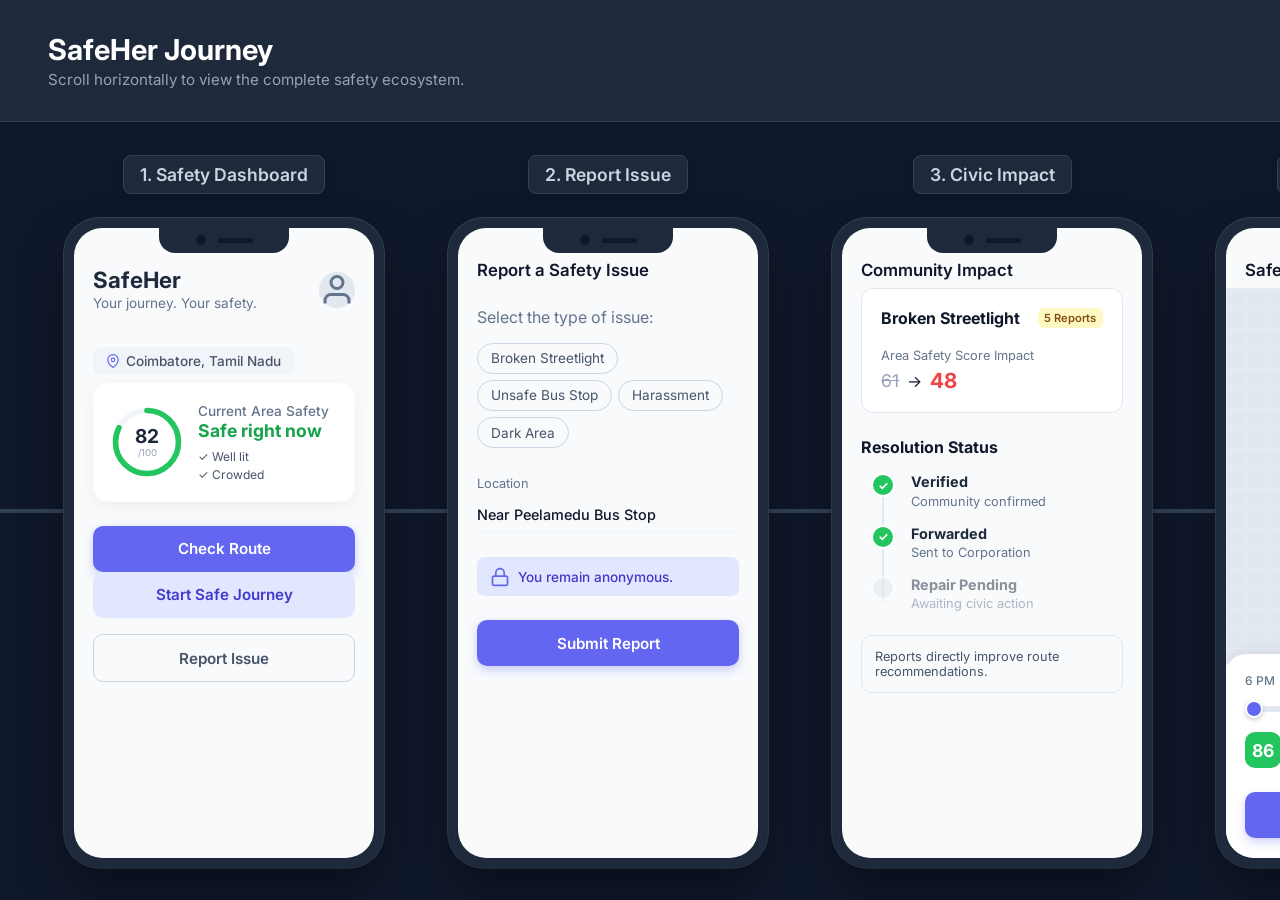
<file: index.html>
<!DOCTYPE html>
<html lang="en">
<head>
    <meta charset="UTF-8">
    <meta name="viewport" content="width=device-width, initial-scale=1.0">
    <title>SafeHer — Intelligent Women's Safety Journey</title>
    <link href="https://fonts.googleapis.com/css2?family=Inter:wght@300;400;500;600;700&display=swap" rel="stylesheet">
    <link rel="stylesheet" href="style.css">
</head>
<body>

    <div class="app-header">
        <h1>SafeHer Journey</h1>
        <p>Scroll horizontally to view the complete safety ecosystem.</p>
    </div>

    <!-- HORIZONTAL SCROLL CONTAINER -->
    <div class="horizontal-scroll-container">
        
        <!-- Connecting Horizontal Line -->
        <div class="horizontal-line"></div>

        <!-- ============================================== -->
        <!-- SCREEN 1: SAFETY DASHBOARD                     -->
        <!-- ============================================== -->
        <div class="phone-wrapper">
            <div class="step-label">1. Safety Dashboard</div>
            <div class="phone-mockup">
                <div class="phone-hardware">
                    <div class="notch"><div class="camera"></div><div class="speaker"></div></div>
                    <div class="phone-screen-container">
                        <div class="header">
                            <div>
                                <h2 class="app-title">SafeHer</h2>
                                <p class="subtitle">Your journey. Your safety.</p>
                            </div>
                            <div class="profile-pic"><svg viewBox="0 0 24 24" fill="none" stroke="currentColor" stroke-width="2"><path d="M20 21v-2a4 4 0 0 0-4-4H8a4 4 0 0 0-4 4v2"></path><circle cx="12" cy="7" r="4"></circle></svg></div>
                        </div>
                        <div class="content-scroll">
                            <div class="location-bar">
                                <svg viewBox="0 0 24 24" fill="none" stroke="currentColor" stroke-width="2"><path d="M21 10c0 7-9 13-9 13s-9-6-9-13a9 9 0 0 1 18 0z"></path><circle cx="12" cy="10" r="3"></circle></svg>
                                <span>Coimbatore, Tamil Nadu</span>
                            </div>
                            <div class="safety-card main-card">
                                <div class="safety-ring-container">
                                    <svg class="safety-ring" viewBox="0 0 100 100">
                                        <circle cx="50" cy="50" r="45" class="bg"></circle>
                                        <circle cx="50" cy="50" r="45" class="progress score-good"></circle>
                                    </svg>
                                    <div class="score-text"><span class="score">82</span><span class="max">/100</span></div>
                                </div>
                                <div class="safety-info">
                                    <h3>Current Area Safety</h3>
                                    <p class="status status-safe">Safe right now</p>
                                    <div class="factors">
                                        <span class="factor">✓ Well lit</span>
                                        <span class="factor">✓ Crowded</span>
                                    </div>
                                </div>
                            </div>
                            <div class="action-buttons mt-4">
                                <button class="btn btn-primary">Check Route</button>
                                <button class="btn btn-secondary">Start Safe Journey</button>
                            </div>
                            <div class="quick-report mt-3">
                                <button class="btn btn-outline w-100">Report Issue</button>
                            </div>
                        </div>
                    </div>
                </div>
            </div>
        </div>

        <!-- ============================================== -->
        <!-- SCREEN 2: COMMUNITY REPORT                     -->
        <!-- ============================================== -->
        <div class="phone-wrapper">
            <div class="step-label">2. Report Issue</div>
            <div class="phone-mockup">
                <div class="phone-hardware">
                    <div class="notch"><div class="camera"></div><div class="speaker"></div></div>
                    <div class="phone-screen-container">
                        <div class="header small">
                            <h3>Report a Safety Issue</h3>
                        </div>
                        <div class="content-scroll">
                            <p class="text-muted mb-3">Select the type of issue:</p>
                            <div class="chips-container" id="report-chips">
                                <div class="chip" onclick="selectChip(this)">Broken Streetlight</div>
                                <div class="chip" onclick="selectChip(this)">Unsafe Bus Stop</div>
                                <div class="chip" onclick="selectChip(this)">Harassment</div>
                                <div class="chip" onclick="selectChip(this)">Dark Area</div>
                            </div>
                            <div class="location-input mt-4">
                                <label class="text-sm text-muted">Location</label>
                                <div class="input-field mt-1">Near Peelamedu Bus Stop</div>
                            </div>
                            <div class="anon-notice mt-4">
                                <svg viewBox="0 0 24 24" width="20" height="20" fill="none" stroke="#6366f1" stroke-width="2"><rect x="3" y="11" width="18" height="11" rx="2" ry="2"></rect><path d="M7 11V7a5 5 0 0 1 10 0v4"></path></svg>
                                <span>You remain anonymous.</span>
                            </div>
                            <button class="btn btn-primary mt-4 w-100" id="btn-submit-report" onclick="submitReport()">Submit Report</button>
                        </div>
                        <!-- Success Overlay (Initially Hidden) -->
                        <div id="report-success" class="overlay hidden align-bottom">
                            <div class="overlay-content bottom-sheet slide-up-anim pb-4">
                                <h3 class="text-success mb-3">✓ Report Added</h3>
                                <div class="pattern-alert mb-4">
                                    <strong>Pattern Detected:</strong> 3 people reported this issue.
                                </div>
                                <div class="timeline mini">
                                    <div class="time-node active"><div class="dot"></div><div class="text">Community Report</div></div>
                                    <div class="time-node active"><div class="dot"></div><div class="text">Pattern Detected</div></div>
                                    <div class="time-node active"><div class="dot"></div><div class="text">Civic Body Notified</div></div>
                                </div>
                            </div>
                        </div>
                    </div>
                </div>
            </div>
        </div>

        <!-- ============================================== -->
        <!-- SCREEN 3: CIVIC IMPACT                         -->
        <!-- ============================================== -->
        <div class="phone-wrapper">
            <div class="step-label">3. Civic Impact</div>
            <div class="phone-mockup">
                <div class="phone-hardware">
                    <div class="notch"><div class="camera"></div><div class="speaker"></div></div>
                    <div class="phone-screen-container">
                        <div class="header small">
                            <h3>Community Impact</h3>
                        </div>
                        <div class="content-scroll pt-0">
                            <div class="impact-card">
                                <div class="flex-between mb-3">
                                    <h4 class="m-0">Broken Streetlight</h4>
                                    <span class="badge warn">5 Reports</span>
                                </div>
                                <div class="score-impact mt-3">
                                    <span class="text-sm text-muted">Area Safety Score Impact</span>
                                    <div class="flex-row align-center mt-1">
                                        <span class="score-old">61</span>
                                        <span class="mx-2">→</span>
                                        <span class="score-new text-danger">48</span>
                                    </div>
                                </div>
                            </div>
                            <h4 class="mt-4 mb-3">Resolution Status</h4>
                            <div class="timeline full mt-3">
                                <div class="time-node done">
                                    <div class="icon">✓</div>
                                    <div class="content"><h5>Verified</h5><p>Community confirmed</p></div>
                                </div>
                                <div class="time-node done">
                                    <div class="icon">✓</div>
                                    <div class="content"><h5>Forwarded</h5><p>Sent to Corporation</p></div>
                                </div>
                                <div class="time-node pending">
                                    <div class="icon"></div>
                                    <div class="content"><h5>Repair Pending</h5><p>Awaiting civic action</p></div>
                                </div>
                            </div>
                            <div class="insight-box mt-4">
                                <p class="text-sm">Reports directly improve route recommendations.</p>
                            </div>
                        </div>
                    </div>
                </div>
            </div>
        </div>

        <!-- ============================================== -->
        <!-- SCREEN 4: TIME-BASED SAFETY MAP                -->
        <!-- ============================================== -->
        <div class="phone-wrapper">
            <div class="step-label">4. Time-Based Map</div>
            <div class="phone-mockup">
                <div class="phone-hardware">
                    <div class="notch"><div class="camera"></div><div class="speaker"></div></div>
                    <div class="phone-screen-container flex-col">
                        <div class="header small">
                            <h3>Safety Around You</h3>
                        </div>
                        <div class="map-container flex-1">
                            <div class="map-bg"></div>
                            <svg class="map-routes" viewBox="0 0 100 100" preserveAspectRatio="none">
                                <path d="M20,90 Q30,60 50,50 T80,10" fill="none" class="route-line" id="map-route-line" stroke-width="4"/>
                                <circle cx="50" cy="50" r="15" class="safety-zone" id="zone-1"/>
                                <circle cx="30" cy="20" r="10" class="safety-zone" id="zone-2"/>
                                <circle cx="70" cy="80" r="12" class="safety-zone" id="zone-3"/>
                            </svg>
                        </div>
                        <div class="bottom-sheet">
                            <div class="time-slider-container">
                                <div class="time-labels"><span>6 PM</span><span>8 PM</span><span>10 PM</span></div>
                                <input type="range" min="0" max="2" value="0" class="time-slider" id="timeSlider">
                            </div>
                            <div class="safety-details" id="time-safety-details">
                                <div class="score-row mt-3">
                                    <div class="score-badge good">86</div>
                                    <div><h4>Busy & Well Lit</h4><p class="text-sm text-muted">Safe right now</p></div>
                                </div>
                            </div>
                            <button class="btn btn-primary mt-4 w-100">Plan Route</button>
                        </div>
                    </div>
                </div>
            </div>
        </div>

        <!-- ============================================== -->
        <!-- SCREEN 5: ROUTE PLANNER                        -->
        <!-- ============================================== -->
        <div class="phone-wrapper">
            <div class="step-label">5. Safe Route Planner</div>
            <div class="phone-mockup">
                <div class="phone-hardware">
                    <div class="notch"><div class="camera"></div><div class="speaker"></div></div>
                    <div class="phone-screen-container">
                        <div class="header small">
                            <h3>Choose a Safer Route</h3>
                        </div>
                        <div class="content-scroll pt-0">
                            <div class="route-inputs">
                                <div class="input-group"><div class="dot start"></div><div class="input-field">Gandhipuram</div></div>
                                <div class="line-connector"></div>
                                <div class="input-group"><div class="dot end"></div><div class="input-field">Peelamedu</div></div>
                            </div>
                            <div class="routes-list mt-3">
                                <div class="route-card" onclick="selectRoute(this)">
                                    <div class="flex-between"><h4>FASTEST</h4><span class="fw-600 text-muted">22 min</span></div>
                                    <span class="badge warn mt-2">Risk: Medium</span>
                                </div>
                                <div class="route-card recommended active" onclick="selectRoute(this)">
                                    <div class="flex-between"><h4>SAFEST <span class="tag">Rec</span></h4><span class="fw-600 text-muted">29 min</span></div>
                                    <div class="mt-2"><span class="badge good">Risk: Low</span> <span class="badge detail">High Crowd</span></div>
                                </div>
                            </div>
                            <button class="btn btn-primary mt-4 w-100">Start Journey</button>
                        </div>
                    </div>
                </div>
            </div>
        </div>

        <!-- ============================================== -->
        <!-- SCREEN 6: SAFETY BUDDY                         -->
        <!-- ============================================== -->
        <div class="phone-wrapper">
            <div class="step-label">6. Buddy Match</div>
            <div class="phone-mockup">
                <div class="phone-hardware">
                    <div class="notch"><div class="camera"></div><div class="speaker"></div></div>
                    <div class="phone-screen-container">
                        <div class="header small">
                            <h3>Travel Together</h3>
                        </div>
                        <div class="content-scroll flex-col center-content">
                            <div id="buddy-search">
                                <div class="radar-animation">
                                    <div class="circle"></div><div class="circle"></div><div class="circle"></div>
                                    <svg viewBox="0 0 24 24" fill="none" stroke="currentColor" stroke-width="2" class="icon"><circle cx="9" cy="7" r="4"></circle><path d="M17 21v-2a4 4 0 0 0-4-4H5a4 4 0 0 0-4 4v2"></path></svg>
                                </div>
                                <p class="mt-3 text-center text-muted">Someone nearby is travelling your way...</p>
                                <button class="btn btn-primary mt-4 w-100" onclick="simulateBuddyMatch()">Find Buddy</button>
                            </div>
                            
                            <div id="buddy-found" class="hidden w-100">
                                <div class="buddy-card slide-up">
                                    <div class="flex-row gap-2 align-center">
                                        <div class="buddy-avatar"></div>
                                        <div>
                                            <h4>Safety Buddy #A27</h4>
                                            <p class="text-sm text-muted">94% Route Match</p>
                                        </div>
                                    </div>
                                    <button class="btn btn-primary mt-4 w-100" onclick="connectBuddy()">Connect Safely</button>
                                </div>
                            </div>

                            <div id="buddy-connected" class="hidden w-100 center-content flex-col">
                                <div class="success-anim">✓</div>
                                <h3 class="text-center mt-3">Buddy Connected</h3>
                                <p class="text-center text-muted mt-1">Shared route enabled.</p>
                            </div>
                        </div>
                    </div>
                </div>
            </div>
        </div>

        <!-- ============================================== -->
        <!-- SCREEN 7: ACTIVE JOURNEY                       -->
        <!-- ============================================== -->
        <div class="phone-wrapper">
            <div class="step-label">7. Active Journey</div>
            <div class="phone-mockup">
                <div class="phone-hardware">
                    <div class="notch"><div class="camera"></div><div class="speaker"></div></div>
                    <div class="phone-screen-container flex-col">
                        <div class="header small">
                            <h3>Journey in Progress</h3>
                        </div>
                        <div class="map-container flex-1">
                            <div class="map-bg"></div>
                            <svg class="map-routes" viewBox="0 0 100 100" preserveAspectRatio="none">
                                <path d="M20,90 Q30,60 50,50 T80,10" fill="none" class="route-line" stroke-width="4"/>
                            </svg>
                            <div class="location-marker moving"><div class="pulse"></div></div>
                        </div>
                        <div class="bottom-sheet p-3">
                            <div class="flex-between border-bottom pb-3">
                                <div><span class="text-sm text-muted">Reach Safe Timer</span><div class="timer mt-1">24:38</div></div>
                                <div class="text-right"><span class="text-sm text-muted">Safety</span><br><span class="badge good mt-1">LOW RISK</span></div>
                            </div>
                            <div class="flex-row gap-2 mt-4">
                                <button class="btn btn-primary flex-1">Reached Safely</button>
                                <button class="btn btn-danger flex-1">Need Help</button>
                            </div>
                        </div>
                    </div>
                </div>
            </div>
        </div>

        <!-- ============================================== -->
        <!-- SCREEN 8: SILENT SOS                           -->
        <!-- ============================================== -->
        <div class="phone-wrapper">
            <div class="step-label">8. Silent SOS</div>
            <div class="phone-mockup">
                <div class="phone-hardware">
                    <div class="notch"><div class="camera"></div><div class="speaker"></div></div>
                    <div class="phone-screen-container bg-dark text-white">
                        <div class="header small dark">
                            <h3>Discreet Safety</h3>
                        </div>
                        <div class="content-scroll flex-col center-content w-100" id="sos-default">
                            <p class="text-sm text-white-50 text-center mb-4">Hold button to prevent accidental clicks.</p>
                            <div class="hold-sos-container">
                                <div class="hold-ring">
                                    <svg viewBox="0 0 100 100">
                                        <circle cx="50" cy="50" r="46" class="bg"></circle>
                                        <circle cx="50" cy="50" r="46" class="progress" id="sos-progress"></circle>
                                    </svg>
                                </div>
                                <button class="btn-hold-sos" id="btn-hold-sos"><span>HOLD FOR SOS</span></button>
                            </div>
                            
                            <div class="divider text-white-50 w-100 mt-5 mb-4"><span>or</span></div>
                            
                            <div class="codeword-section w-100">
                                <h4>Use Voice Codeword</h4>
                                <div class="codeword-box mt-2">
                                    <svg viewBox="0 0 24 24" width="20" height="20" fill="none" stroke="currentColor" stroke-width="2"><path d="M12 1a3 3 0 0 0-3 3v8a3 3 0 0 0 6 0V4a3 3 0 0 0-3-3z"></path></svg>
                                    <span>"Where is my blue bag?"</span>
                                </div>
                            </div>
                        </div>
                    </div>
                </div>
            </div>
        </div>

    </div>

    <!-- Notification Toast -->
    <div id="toast" class="toast hidden">Notification Message</div>

    <script src="script.js"></script>
</body>
</html>
</file>
<file: style.css>
/* ==== RESET & BASE ==== */
* {
    margin: 0;
    padding: 0;
    box-sizing: border-box;
    font-family: 'Inter', sans-serif;
}

body {
    background-color: #0f172a;
    color: #f8fafc;
    height: 100vh;
    display: flex;
    flex-direction: column;
    overflow: hidden;
}

.app-header {
    padding: 2rem 3rem;
    text-align: left;
    background: #1e293b;
    border-bottom: 1px solid #334155;
}
.app-header h1 { font-size: 1.8rem; font-weight: 700; color: white; }
.app-header p { color: #94a3b8; font-size: 0.95rem; margin-top: 0.2rem; }

/* ==== HORIZONTAL LAYOUT ==== */
.horizontal-scroll-container {
    display: flex;
    flex-direction: row;
    align-items: center;
    gap: 4rem;
    padding: 2rem 4rem;
    flex: 1;
    overflow-x: auto;
    overflow-y: hidden;
    position: relative;
    white-space: nowrap;
}

/* Custom Scrollbar for horizontal scrolling */
.horizontal-scroll-container::-webkit-scrollbar { height: 12px; }
.horizontal-scroll-container::-webkit-scrollbar-track { background: #1e293b; }
.horizontal-scroll-container::-webkit-scrollbar-thumb { background: #475569; border-radius: 6px; border: 3px solid #1e293b; }

.horizontal-line {
    position: absolute;
    top: 50%;
    left: 0;
    width: max-content;
    min-width: 100%;
    height: 4px;
    background: #334155;
    z-index: 0;
    transform: translateY(-50%);
}

.phone-wrapper {
    position: relative;
    z-index: 1;
    display: flex;
    flex-direction: column;
    align-items: center;
    flex-shrink: 0;
}

.step-label {
    font-size: 1.1rem;
    font-weight: 600;
    color: #cbd5e1;
    margin-bottom: 1.5rem;
    background: #1e293b;
    padding: 0.5rem 1rem;
    border-radius: 8px;
    border: 1px solid #334155;
    box-shadow: 0 4px 6px rgba(0,0,0,0.1);
}

/* ==== PHONE MOCKUP ==== */
.phone-mockup {
    width: 320px;
    height: 650px;
    background: #1e293b;
    border-radius: 36px;
    padding: 10px;
    box-shadow: 0 25px 50px -12px rgba(0, 0, 0, 0.5), 0 0 0 1px #334155;
    position: relative;
    white-space: normal; /* Reset for internal contents */
}

.phone-hardware {
    width: 100%;
    height: 100%;
    background: #000;
    border-radius: 28px;
    position: relative;
    overflow: hidden;
}

.notch {
    position: absolute;
    top: 0;
    left: 50%;
    transform: translateX(-50%);
    width: 130px;
    height: 25px;
    background: #1e293b;
    border-bottom-left-radius: 16px;
    border-bottom-right-radius: 16px;
    z-index: 100;
    display: flex;
    align-items: center;
    justify-content: center;
    gap: 12px;
}

.camera { width: 10px; height: 10px; border-radius: 50%; background: #0f172a; }
.speaker { width: 35px; height: 5px; border-radius: 3px; background: #0f172a; }

.phone-screen-container {
    width: 100%;
    height: 100%;
    background: #f8fafc;
    position: relative;
    overflow: hidden;
    color: #0f172a;
}

/* Screen Internal Layouts */
.content-scroll {
    height: calc(100% - 90px);
    overflow-y: auto;
    padding: 1.2rem;
    padding-bottom: 2rem;
}
.content-scroll::-webkit-scrollbar { display: none; }

.pt-0 { padding-top: 0 !important; }
.pb-4 { padding-bottom: 1.5rem !important; }
.mt-1 { margin-top: 0.25rem; }
.mt-2 { margin-top: 0.5rem; }
.mt-3 { margin-top: 1rem; }
.mt-4 { margin-top: 1.5rem; }
.mt-5 { margin-top: 2rem; }
.mb-2 { margin-bottom: 0.5rem; }
.mb-3 { margin-bottom: 1rem; }
.mb-4 { margin-bottom: 1.5rem; }
.m-0 { margin: 0; }
.mr-2 { margin-right: 0.5rem; }
.mx-2 { margin-left: 0.5rem; margin-right: 0.5rem; }

.w-100 { width: 100%; }
.h-100 { height: 100%; }
.flex-col { display: flex; flex-direction: column; }
.flex-row { display: flex; flex-direction: row; }
.flex-between { display: flex; justify-content: space-between; align-items: center; }
.align-center { align-items: center; }
.center-content { align-items: center; justify-content: center; }
.text-center { text-align: center; }
.text-right { text-align: right; }
.flex-1 { flex: 1; }

.text-muted { color: #64748b; }
.text-sm { font-size: 0.8rem; }
.text-danger { color: #ef4444; }
.text-success { color: #22c55e; }
.fw-500 { font-weight: 500; }
.fw-600 { font-weight: 600; }
.fw-700 { font-weight: 700; }
.text-white { color: #ffffff !important; }
.text-white-50 { color: rgba(255,255,255,0.6) !important; }

.bg-dark { background: #0f172a !important; color: #f8fafc !important; }
.hidden { display: none !important; }

/* Headers */
.header {
    padding: 2.5rem 1.2rem 1rem;
    display: flex;
    justify-content: space-between;
    align-items: center;
}
.header.small { padding-top: 2rem; padding-bottom: 0.5rem; }
.header.dark { color: #fff; }
.app-title { font-size: 1.4rem; font-weight: 700; color: #1e293b; line-height: 1.1; }
.subtitle { color: #64748b; font-size: 0.85rem; margin-top: 0.2rem; }
.header h3 { font-size: 1.05rem; font-weight: 600; margin: 0; }

.profile-pic {
    width: 36px; height: 36px; background: #e2e8f0; border-radius: 50%;
    display: flex; align-items: center; justify-content: center; color: #64748b;
}

/* Buttons */
.btn {
    padding: 0.85rem; border-radius: 10px; font-weight: 600; font-size: 0.95rem;
    cursor: pointer; border: none; display: flex; align-items: center; justify-content: center; gap: 0.5rem;
    transition: transform 0.1s; width: 100%;
}
.btn:active { transform: scale(0.98); }
.btn-primary { background: #6366f1; color: white; box-shadow: 0 4px 10px rgba(99, 102, 241, 0.3); }
.btn-secondary { background: #e0e7ff; color: #4338ca; }
.btn-outline { background: transparent; border: 1px solid #cbd5e1; color: #475569; }
.btn-danger { background: #fee2e2; color: #b91c1c; }

/* Badges */
.badge { padding: 0.2rem 0.4rem; border-radius: 6px; font-size: 0.7rem; font-weight: 600; }
.badge.good { background: #dcfce7; color: #166534; }
.badge.warn { background: #fef9c3; color: #854d0e; }
.badge.detail { background: #e0e7ff; color: #3730a3; }

/* Dashboard UI */
.location-bar {
    display: flex; align-items: center; gap: 0.4rem; color: #475569; font-weight: 500; font-size: 0.85rem;
    background: #f1f5f9; padding: 0.4rem 0.8rem; border-radius: 8px; width: max-content; margin-bottom: 0.5rem;
}
.location-bar svg { width: 14px; height: 14px; color: #6366f1; }

.safety-card {
    background: white; border-radius: 16px; padding: 1.2rem;
    box-shadow: 0 4px 15px rgba(0, 0, 0, 0.05); display: flex; gap: 1rem; align-items: center;
}
.safety-ring-container { position: relative; width: 70px; height: 70px; }
.safety-ring { width: 100%; height: 100%; transform: rotate(-90deg); }
.safety-ring .bg { fill: none; stroke: #f1f5f9; stroke-width: 8; }
.safety-ring .progress { fill: none; stroke: #22c55e; stroke-width: 8; stroke-linecap: round; stroke-dasharray: 283; stroke-dashoffset: 50; }
.score-text { position: absolute; top: 0; left: 0; width: 100%; height: 100%; display: flex; flex-direction: column; align-items: center; justify-content: center; }
.score-text .score { font-size: 1.2rem; font-weight: 700; color: #1e293b; line-height: 1; }
.score-text .max { font-size: 0.6rem; color: #94a3b8; }
.safety-info h3 { font-size: 0.85rem; color: #64748b; font-weight: 500; }
.safety-info .status { font-size: 1.1rem; font-weight: 700; margin-top: 0.1rem; color: #16a34a; }
.factors { margin-top: 0.5rem; display: flex; flex-direction: column; gap: 0.2rem; }
.factor { font-size: 0.75rem; color: #475569; }

/* Community Report UI */
.chips-container { display: flex; flex-wrap: wrap; gap: 0.4rem; }
.chip { padding: 0.4rem 0.8rem; border: 1px solid #cbd5e1; border-radius: 16px; font-size: 0.85rem; color: #475569; cursor: pointer; transition: all 0.2s; }
.chip.selected { background: #6366f1; color: white; border-color: #6366f1; }
.input-field { padding: 0.6rem 0; border-bottom: 1px solid #f1f5f9; font-weight: 500; font-size: 0.9rem; }
.anon-notice { background: #e0e7ff; color: #4338ca; padding: 0.6rem 0.8rem; border-radius: 8px; display: flex; align-items: center; gap: 0.5rem; font-size: 0.85rem; font-weight: 500; }
.pattern-alert { background: #fef3c7; color: #b45309; padding: 0.6rem 0.8rem; border-radius: 8px; display: flex; align-items: center; gap: 0.5rem; font-size: 0.85rem; border: 1px solid #fde68a; }

/* Civic Impact UI */
.impact-card { background: white; padding: 1.2rem; border-radius: 12px; border: 1px solid #e2e8f0; }
.score-old { font-size: 1.1rem; color: #94a3b8; text-decoration: line-through; }
.score-new { font-size: 1.3rem; font-weight: 700; }
.insight-box { padding: 0.8rem; background: #f8fafc; border: 1px solid #e2e8f0; border-radius: 10px; color: #475569; }
.timeline { position: relative; margin-left: 10px; }
.timeline::before { content: ''; position: absolute; left: 11px; top: 10px; bottom: 10px; width: 2px; background: #e2e8f0; z-index: 1; }
.time-node { display: flex; align-items: flex-start; gap: 1rem; margin-bottom: 1rem; position: relative; z-index: 2; }
.timeline.mini .time-node { margin-bottom: 0.5rem; align-items: center; gap: 0.5rem; }
.timeline.mini .dot { width: 8px; height: 8px; border-radius: 50%; background: #e2e8f0; border: 2px solid white; }
.timeline.mini .active .dot { background: #6366f1; }
.timeline.mini .text { font-size: 0.85rem; color: #64748b; }
.timeline.mini .active .text { font-weight: 500; color: #1e293b; }
.timeline.full .icon { width: 24px; height: 24px; border-radius: 50%; background: #e2e8f0; display: flex; align-items: center; justify-content: center; font-size: 0.75rem; font-weight: bold; border: 2px solid white; }
.timeline.full .done .icon { background: #22c55e; color: white; }
.timeline.full h5 { margin: 0; font-size: 0.9rem; color: #1e293b; }
.timeline.full p { margin: 0; font-size: 0.8rem; color: #64748b; margin-top: 0.2rem; }
.timeline.full .pending { opacity: 0.5; }

/* Map UI */
.map-container { position: relative; background: #e2e8f0; overflow: hidden; width: 100%; min-height: 150px; }
.map-bg { position: absolute; top: 0; left: 0; width: 100%; height: 100%; background-image: linear-gradient(rgba(255,255,255,0.4) 1px, transparent 1px), linear-gradient(90deg, rgba(255,255,255,0.4) 1px, transparent 1px); background-size: 20px 20px; opacity: 0.5; }
.map-routes { position: absolute; top: 0; left: 0; width: 100%; height: 100%; }
.route-line { transition: stroke 0.5s ease; stroke: #22c55e; }
.route-line.warn { stroke: #eab308; }
.route-line.danger { stroke: #ef4444; }
.safety-zone { transition: fill 0.5s ease; fill: rgba(34, 197, 94, 0.15); }
.safety-zone.warn { fill: rgba(234, 179, 8, 0.15); }
.safety-zone.danger { fill: rgba(239, 68, 68, 0.15); }
.bottom-sheet { background: white; border-top-left-radius: 20px; border-top-right-radius: 20px; padding: 1.2rem; box-shadow: 0 -5px 15px rgba(0,0,0,0.05); z-index: 20; position: relative; margin-top: -10px; }
.time-slider-container { margin-bottom: 1rem; }
.time-labels { display: flex; justify-content: space-between; font-size: 0.75rem; color: #64748b; font-weight: 500; margin-bottom: 0.5rem; }
.time-slider { width: 100%; -webkit-appearance: none; height: 6px; border-radius: 3px; background: #e2e8f0; outline: none; }
.time-slider::-webkit-slider-thumb { -webkit-appearance: none; width: 18px; height: 18px; border-radius: 50%; background: #6366f1; border: 2px solid white; box-shadow: 0 2px 4px rgba(0,0,0,0.2); cursor: pointer; }
.score-row { display: flex; align-items: center; gap: 0.8rem; }
.score-badge { width: 36px; height: 36px; border-radius: 10px; display: flex; align-items: center; justify-content: center; font-size: 1.1rem; font-weight: 700; color: white; transition: background 0.5s; }
.score-badge.good { background: #22c55e; }
.score-badge.warn { background: #eab308; }
.score-badge.danger { background: #ef4444; }

/* Route Planner UI */
.route-inputs { background: white; padding: 0.8rem; border-radius: 12px; position: relative; box-shadow: 0 2px 10px rgba(0,0,0,0.02); }
.input-group { display: flex; align-items: center; gap: 0.8rem; margin: 0.4rem 0; }
.dot { width: 10px; height: 10px; border-radius: 50%; z-index: 2; border: 2px solid white; }
.dot.start { background: #3b82f6; }
.dot.end { background: #ef4444; }
.line-connector { position: absolute; left: 1.1rem; top: 1.3rem; bottom: 1.3rem; width: 2px; background: #e2e8f0; z-index: 1; }
.route-card { background: white; border: 2px solid transparent; border-radius: 12px; padding: 0.8rem; margin-bottom: 0.8rem; cursor: pointer; box-shadow: 0 2px 5px rgba(0,0,0,0.02); }
.route-card.active { border-color: #6366f1; background: #f8fafc; }
.route-card.recommended { border-left: 4px solid #22c55e; }
.tag { font-size: 0.6rem; background: #dcfce7; color: #166534; padding: 0.1rem 0.3rem; border-radius: 4px; text-transform: uppercase; }

/* Buddy Match UI */
.radar-animation { position: relative; width: 90px; height: 90px; display: flex; align-items: center; justify-content: center; }
.radar-animation .icon { width: 24px; height: 24px; color: #6366f1; z-index: 10; }
.radar-animation .circle { position: absolute; border: 2px solid #6366f1; border-radius: 50%; opacity: 0; animation: radar-wave 3s infinite linear; }
.radar-animation .circle:nth-child(1) { animation-delay: 0s; }
.radar-animation .circle:nth-child(2) { animation-delay: 1s; }
.radar-animation .circle:nth-child(3) { animation-delay: 2s; }
@keyframes radar-wave { 0% { width: 30px; height: 30px; opacity: 0.8; } 100% { width: 160px; height: 160px; opacity: 0; } }
.buddy-card { background: white; border-radius: 16px; padding: 1.2rem; box-shadow: 0 5px 20px rgba(0,0,0,0.08); border: 1px solid #e2e8f0; }
.buddy-avatar { width: 40px; height: 40px; border-radius: 20px; background: linear-gradient(135deg, #a78bfa, #c084fc); }

/* Active Journey UI */
.location-marker { position: absolute; width: 14px; height: 14px; background: #6366f1; border: 2px solid white; border-radius: 50%; box-shadow: 0 2px 4px rgba(0,0,0,0.2); z-index: 10; }
#screen-5 .moving, .moving { offset-path: path("M20,90 Q30,60 50,50 T80,10"); animation: moveMarker 15s linear infinite; }
.timer { font-size: 1.8rem; font-weight: 700; color: #1e293b; font-variant-numeric: tabular-nums; line-height: 1.1; }

/* SOS UI */
.hold-sos-container { position: relative; width: 160px; height: 160px; display: flex; align-items: center; justify-content: center; }
.hold-ring { position: absolute; top: 0; left: 0; width: 100%; height: 100%; transform: rotate(-90deg); pointer-events: none; }
.hold-ring .bg { fill: none; stroke: rgba(255,255,255,0.1); stroke-width: 8; }
.hold-ring .progress { fill: none; stroke: #ef4444; stroke-width: 8; stroke-linecap: round; stroke-dasharray: 290; stroke-dashoffset: 290; transition: stroke-dashoffset 0.1s linear; }
.btn-hold-sos { width: 120px; height: 120px; border-radius: 50%; background: #ef4444; color: white; border: none; cursor: pointer; font-weight: 700; font-size: 1rem; box-shadow: 0 10px 30px rgba(239, 68, 68, 0.4); display: flex; align-items: center; justify-content: center; transition: transform 0.2s; }
.codeword-box { background: rgba(255,255,255,0.1); border: 1px dashed rgba(255,255,255,0.3); border-radius: 12px; padding: 1rem; display: flex; align-items: center; justify-content: center; gap: 0.8rem; }
.success-anim { width: 60px; height: 60px; background: #dcfce7; border-radius: 50%; display: flex; align-items: center; justify-content: center; color: #22c55e; font-size: 2rem; font-weight: bold; }

/* Overlays & Animations */
.overlay { position: absolute; top: 0; left: 0; width: 100%; height: 100%; background: rgba(15, 23, 42, 0.7); z-index: 100; display: flex; flex-direction: column; justify-content: flex-end; }
.overlay-content { background: white; padding: 1.5rem; border-top-left-radius: 20px; border-top-right-radius: 20px; }
.slide-up { animation: slideUp 0.4s ease-out forwards; }
.slide-up-anim { animation: slideUp 0.3s ease-out forwards; }
@keyframes slideUp { from { opacity: 0; transform: translateY(20px); } to { opacity: 1; transform: translateY(0); } }

/* Toast */
.toast {
    position: fixed; bottom: 2rem; left: 50%; transform: translateX(-50%) translateY(100px);
    background: #1e293b; color: white; padding: 0.75rem 1.5rem; border-radius: 30px;
    font-weight: 500; box-shadow: 0 10px 25px rgba(0,0,0,0.2);
    transition: transform 0.4s cubic-bezier(0.175, 0.885, 0.32, 1.275);
    z-index: 1000;
}
.toast.show { transform: translateX(-50%) translateY(0); }
</file>
